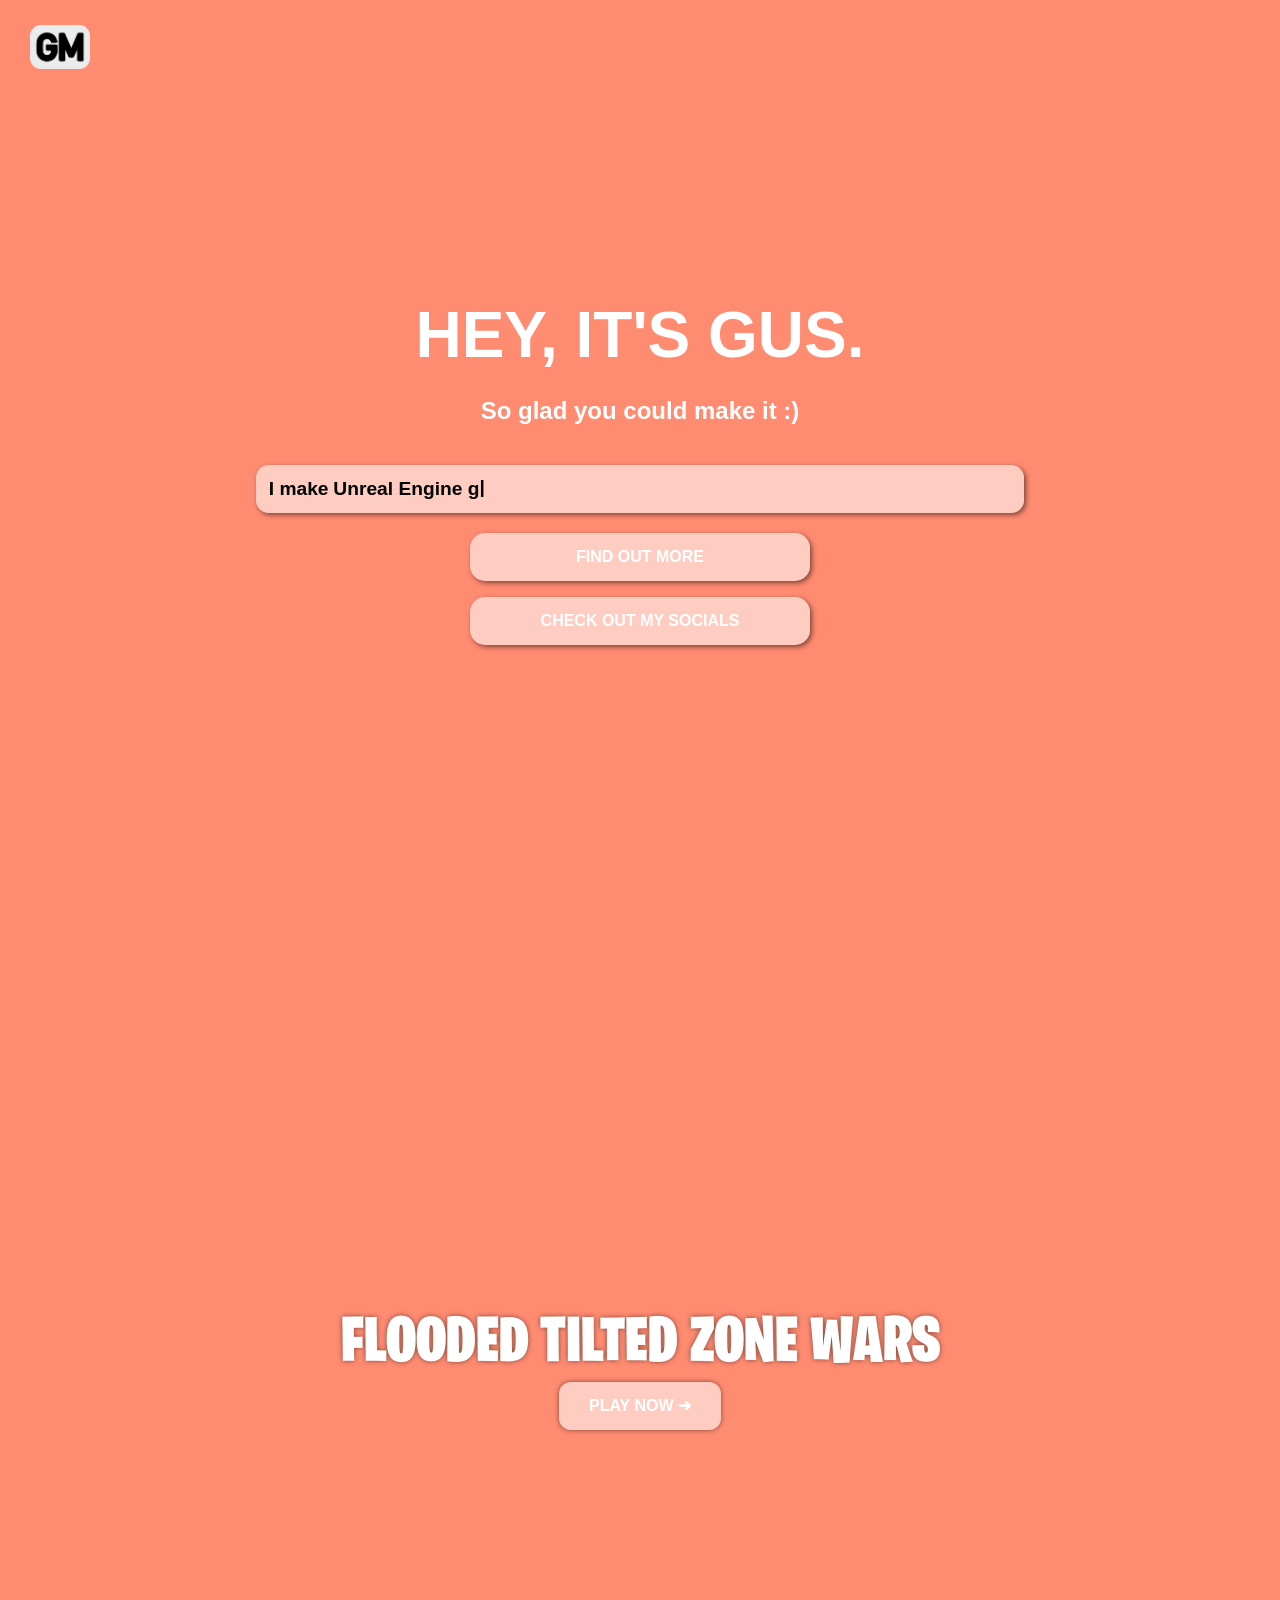
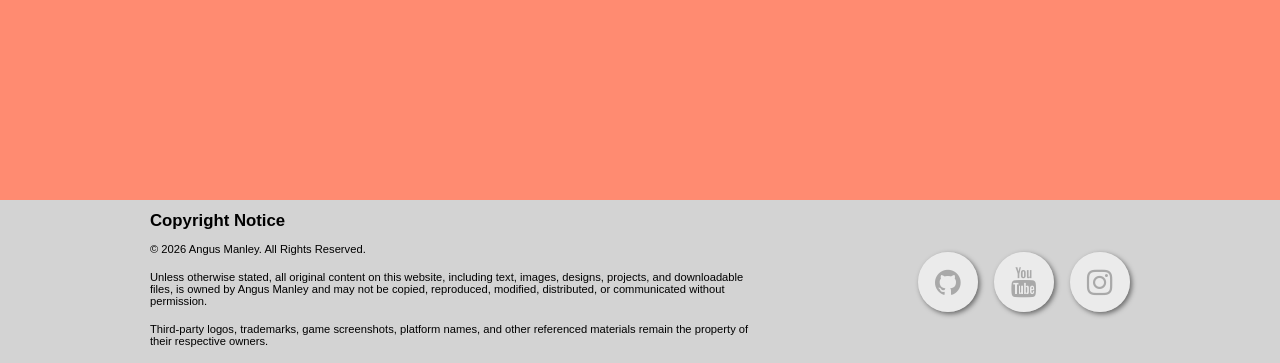
<file: index.html>
<html>
	<head>
		<title>Portfolio | Gus Manley</title>
		<link rel="icon" type="image/x-icon" href="icon.png" />
		<meta name="viewport" content="width=device-width, initial-scale=1.0" />
		<meta name="charset" content="UTF-8" />
		<meta name="author" content="Gus Manley" />
		<link rel="stylesheet" href="stylesheet.css" />
		<script src="script.js" defer></script>
	</head>
	<body>
		<div id="mySidepanel" class="sidepanel"></div>

		<div id="overlay" onclick="closeNav()"></div>
		<header>
			<span onclick="openNav()">
				<img src="icon.png" />
			</span>
		</header>

		<div class="hero welcome">
			<h1>Hey, it's Gus.</h1>
			<h2>So glad you could make it :)</h2>
			<div class="typewriter-card">
				<p>I make <span id="typewriter"></span><span class="cursor">|</span></p>
			</div>
			<div class="buttonRow">
				<button><a><span onclick="openNav()">Find out more</span></a></button>
				<button><a href="#socials">Check out my socials</a></button>
			</div>
		</div>

		<div class="hero flooded" id="flooded">
			<h1 class="fn">Flooded Tilted Zone Wars</h1>
			<button>
				<a
					href="https://www.fortnite.com/@gussyxv/8880-4243-2150"
					target="_blank"
					>Play Now &#10132;</a
				>
			</button>
		</div>
		<div class="footer">
			<div class="copyright">
				<h1>Copyright Notice</h1>
				<p>&copy; 2026 Angus Manley. All Rights Reserved.</p>
				<p>
					Unless otherwise stated, all original content on this website,
					including text, images, designs, projects, and downloadable files, is
					owned by Angus Manley and may not be copied, reproduced, modified,
					distributed, or communicated without permission.
				</p>
				<p>
					Third-party logos, trademarks, game screenshots, platform names, and
					other referenced materials remain the property of their respective
					owners.
				</p>
			</div>
			<div id="socials" class="socialmenu">
				<a
					href="https://github.com/gusmanley"
					class="fa fa-github"
					target="_blank"
				></a>
				<a
					href="https://youtube.com/@gusmanley"
					class="fa fa-youtube"
					target="_blank"
				></a>
				<a
					href="https://instagram.com/gusmanley"
					class="fa fa-instagram"
					target="_blank"
				></a>
			</div>
		</div>
	</body>
</html>
</file>
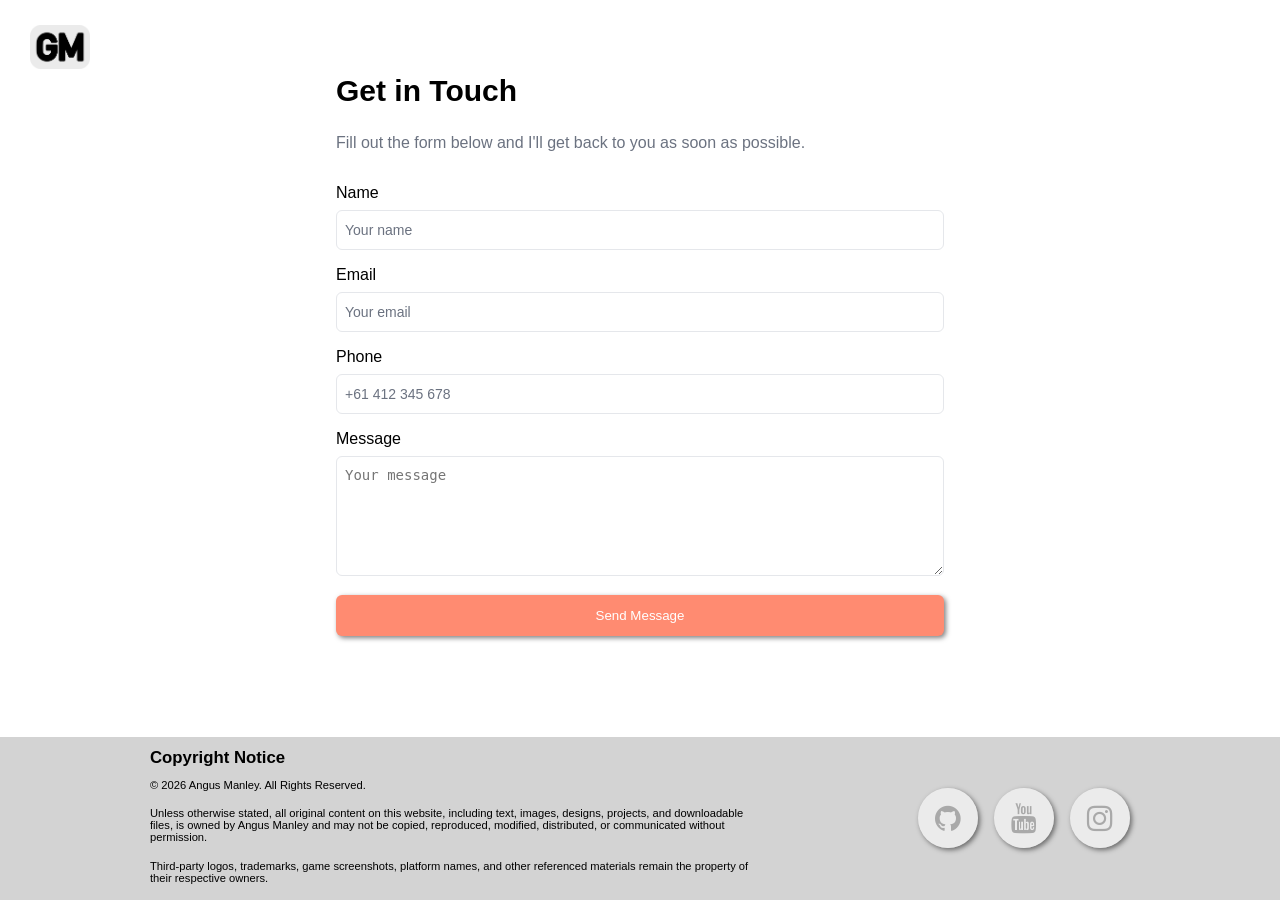
<file: contact.html>
<html>
	<head>
		<title>Portfolio | Gus Manley</title>
		<link rel="icon" type="image/x-icon" href="icon.png" />
		<meta name="viewport" content="width=device-width, initial-scale=1.0" />
		<meta name="charset" content="UTF-8" />
		<meta name="author" content="Gus Manley" />
		<link rel="stylesheet" href="stylesheet.css" />
		<link rel="stylesheet" href="contactform.css" />
		<script src="script.js"></script>
	</head>
	<body>
		<div id="mySidepanel" class="sidepanel"></div>

		<div id="overlay" onclick="closeNav()"></div>
		<header>
			<span onclick="openNav()">
				<img src="icon.png" />
			</span>
		</header>

		<section class="contact-section">
			<div class="contact-intro">
				<h2 class="contact-title">Get in Touch</h2>
				<p class="contact-description">
					Fill out the form below and I'll get back to you as soon as possible.
				</p>
			</div>

			<form
				class="contact-form"
				action="https://api.web3forms.com/submit"
				method="POST"
			>
				<input
					type="hidden"
					name="access_key"
					value="ea7ddd33-dc10-4a51-91a1-2040cf3ad6bc"
				/>
				<input
					type="hidden"
					name="subject"
					value="New Contact Form Submission from Web3Forms"
				/>
				<input type="hidden" name="from_name" value="My Website" />
				<!-- More custom ization options available in the docs: https://docs.web3forms.com -->

				<div class="form-group-container">
					<div class="form-group">
						<label for="name" class="form-label">Name</label>
						<input
							id="name"
							name="name"
							class="form-input"
							placeholder="Your name"
							type="text"
							required
						/>
					</div>
					<div class="form-group">
						<label for="email" class="form-label">Email</label>
						<input
							id="email"
							name="email"
							class="form-input"
							placeholder="Your email"
							type="email"
							required
						/>
					</div>
					<div class="form-group">
						<label for="phone" class="form-label">Phone</label>
						<input
							id="phone"
							name="phone"
							class="form-input"
							placeholder="+61 412 345 678"
							type="text"
						/>
					</div>
					<div class="form-group">
						<label for="message" class="form-label">Message</label>
						<textarea
							class="form-textarea"
							id="message"
							name="message"
							placeholder="Your message"
							required
						></textarea>
					</div>
				</div>
				<button class="form-submit" type="submit">Send Message</button>
			</form>
		</section>

		<div class="footer">
			<div class="copyright">
				<h1>Copyright Notice</h1>
				<p>&copy; 2026 Angus Manley. All Rights Reserved.</p>
				<p>
					Unless otherwise stated, all original content on this website,
					including text, images, designs, projects, and downloadable files, is
					owned by Angus Manley and may not be copied, reproduced, modified,
					distributed, or communicated without permission.
				</p>
				<p>
					Third-party logos, trademarks, game screenshots, platform names, and
					other referenced materials remain the property of their respective
					owners.
				</p>
			</div>
			<div id="socials" class="socialmenu">
				<a
					href="https://github.com/gusmanley"
					class="fa fa-github"
					target="_blank"
				></a>
				<a
					href="https://youtube.com/@gusmanley"
					class="fa fa-youtube"
					target="_blank"
				></a>
				<a
					href="https://instagram.com/gusmanley"
					class="fa fa-instagram"
					target="_blank"
				></a>
			</div>
		</div>
	</body>
</html>
</file>
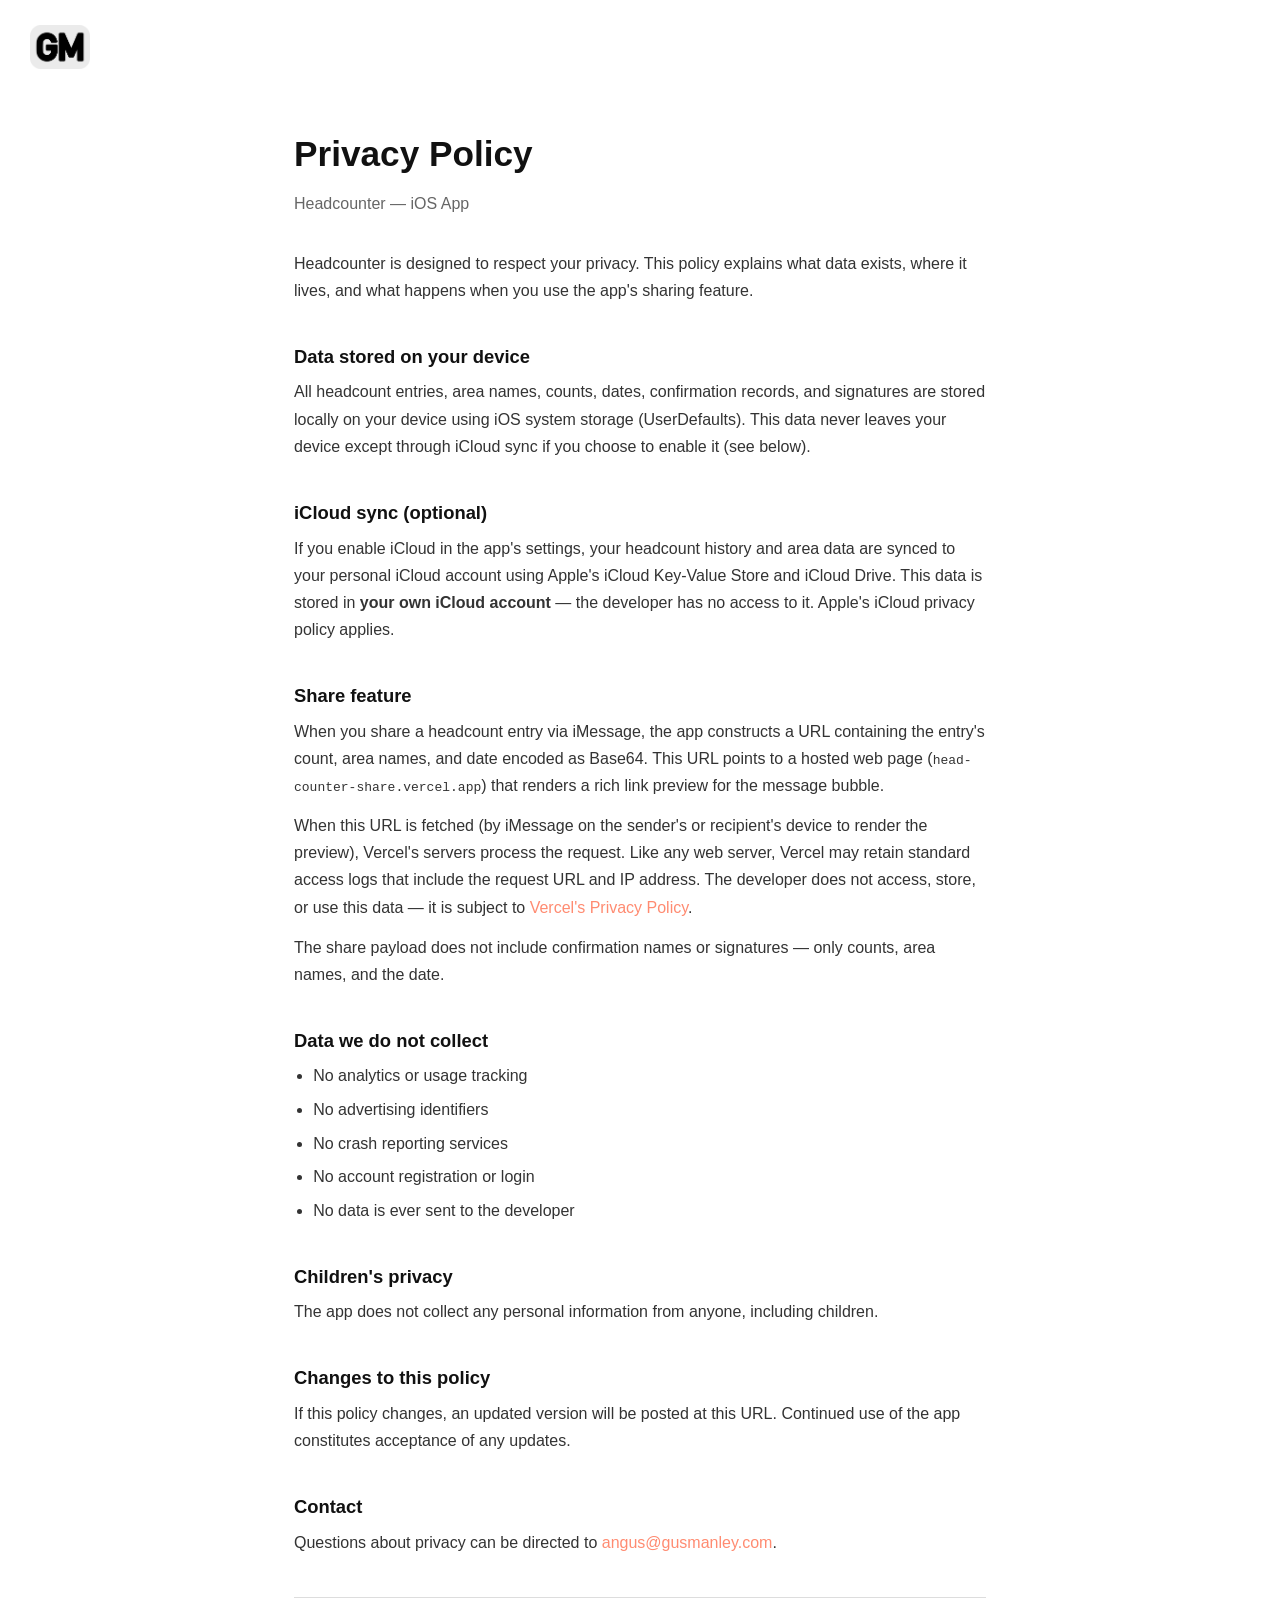
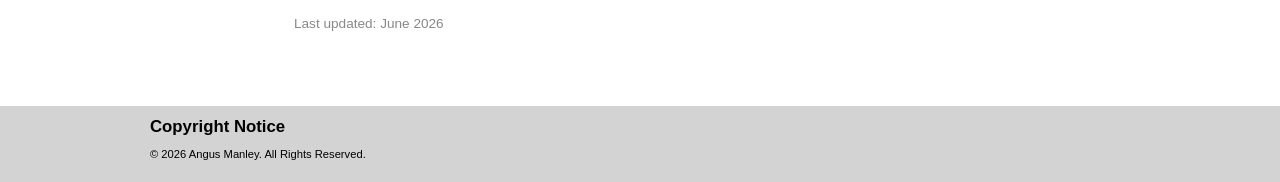
<file: headcount-privacy.html>
<!DOCTYPE html>
<html lang="en">
	<head>
		<title>Privacy Policy | Headcounter</title>
		<link rel="icon" type="image/x-icon" href="icon.png" />
		<meta name="viewport" content="width=device-width, initial-scale=1.0" />
		<meta charset="UTF-8" />
		<meta name="author" content="Gus Manley" />
		<link rel="stylesheet" href="stylesheet.css" />
		<style>
			.privacy-content {
				max-width: 740px;
				margin: 0 auto;
				padding: 100px 24px 60px;
				font-family: Arial, sans-serif;
				color: #111;
				line-height: 1.7;
			}

			.privacy-content h1 {
				font-size: 2.2em;
				margin-bottom: 0.2em;
			}

			.privacy-content .app-label {
				font-size: 1em;
				color: #666;
				margin-top: 0;
				margin-bottom: 2em;
			}

			.privacy-content h2 {
				font-size: 1.15em;
				margin-top: 2em;
				margin-bottom: 0.3em;
				color: #111;
			}

			.privacy-content p {
				margin-top: 0.4em;
				margin-bottom: 0.8em;
				color: #333;
			}

			.privacy-content ul {
				margin: 0.4em 0 0.8em 1.2em;
				padding: 0;
				color: #333;
			}

			.privacy-content ul li {
				margin-bottom: 0.4em;
			}

			.privacy-content .updated {
				font-size: 0.85em;
				color: #888;
				margin-top: 3em;
				border-top: 1px solid #ddd;
				padding-top: 1em;
			}

			.privacy-content a {
				color: var(--accent-color);
				text-decoration: none;
			}

			.privacy-content a:hover {
				text-decoration: underline;
			}
		</style>
	</head>
	<body>
		<header>
			<span>
				<a href="/"><img src="icon.png" /></a>
			</span>
		</header>

		<div class="privacy-content">
			<h1>Privacy Policy</h1>
			<p class="app-label">Headcounter — iOS App</p>

			<p>
				Headcounter is designed to respect your privacy. This policy explains
				what data exists, where it lives, and what happens when you use the app's
				sharing feature.
			</p>

			<h2>Data stored on your device</h2>
			<p>
				All headcount entries, area names, counts, dates, confirmation records,
				and signatures are stored locally on your device using iOS system storage
				(UserDefaults). This data never leaves your device except through iCloud
				sync if you choose to enable it (see below).
			</p>

			<h2>iCloud sync (optional)</h2>
			<p>
				If you enable iCloud in the app's settings, your headcount history and
				area data are synced to your personal iCloud account using Apple's
				iCloud Key-Value Store and iCloud Drive. This data is stored in
				<strong>your own iCloud account</strong> — the developer has no access
				to it. Apple's iCloud privacy policy applies.
			</p>

			<h2>Share feature</h2>
			<p>
				When you share a headcount entry via iMessage, the app constructs a URL
				containing the entry's count, area names, and date encoded as Base64.
				This URL points to a hosted web page
				(<code>head-counter-share.vercel.app</code>) that renders a rich link
				preview for the message bubble.
			</p>
			<p>
				When this URL is fetched (by iMessage on the sender's or recipient's
				device to render the preview), Vercel's servers process the request.
				Like any web server, Vercel may retain standard access logs that include
				the request URL and IP address. The developer does not access, store, or
				use this data — it is subject to
				<a href="https://vercel.com/legal/privacy-policy" target="_blank"
					>Vercel's Privacy Policy</a
				>.
			</p>
			<p>
				The share payload does not include confirmation names or signatures —
				only counts, area names, and the date.
			</p>

			<h2>Data we do not collect</h2>
			<ul>
				<li>No analytics or usage tracking</li>
				<li>No advertising identifiers</li>
				<li>No crash reporting services</li>
				<li>No account registration or login</li>
				<li>No data is ever sent to the developer</li>
			</ul>

			<h2>Children's privacy</h2>
			<p>
				The app does not collect any personal information from anyone, including
				children.
			</p>

			<h2>Changes to this policy</h2>
			<p>
				If this policy changes, an updated version will be posted at this URL.
				Continued use of the app constitutes acceptance of any updates.
			</p>

			<h2>Contact</h2>
			<p>
				Questions about privacy can be directed to
				<a href="mailto:angus@gusmanley.com">angus@gusmanley.com</a>.
			</p>

			<p class="updated">Last updated: June 2026</p>
		</div>

		<div class="footer">
			<div class="copyright">
				<h1>Copyright Notice</h1>
				<p>&copy; 2026 Angus Manley. All Rights Reserved.</p>
			</div>
		</div>
	</body>
</html>
</file>
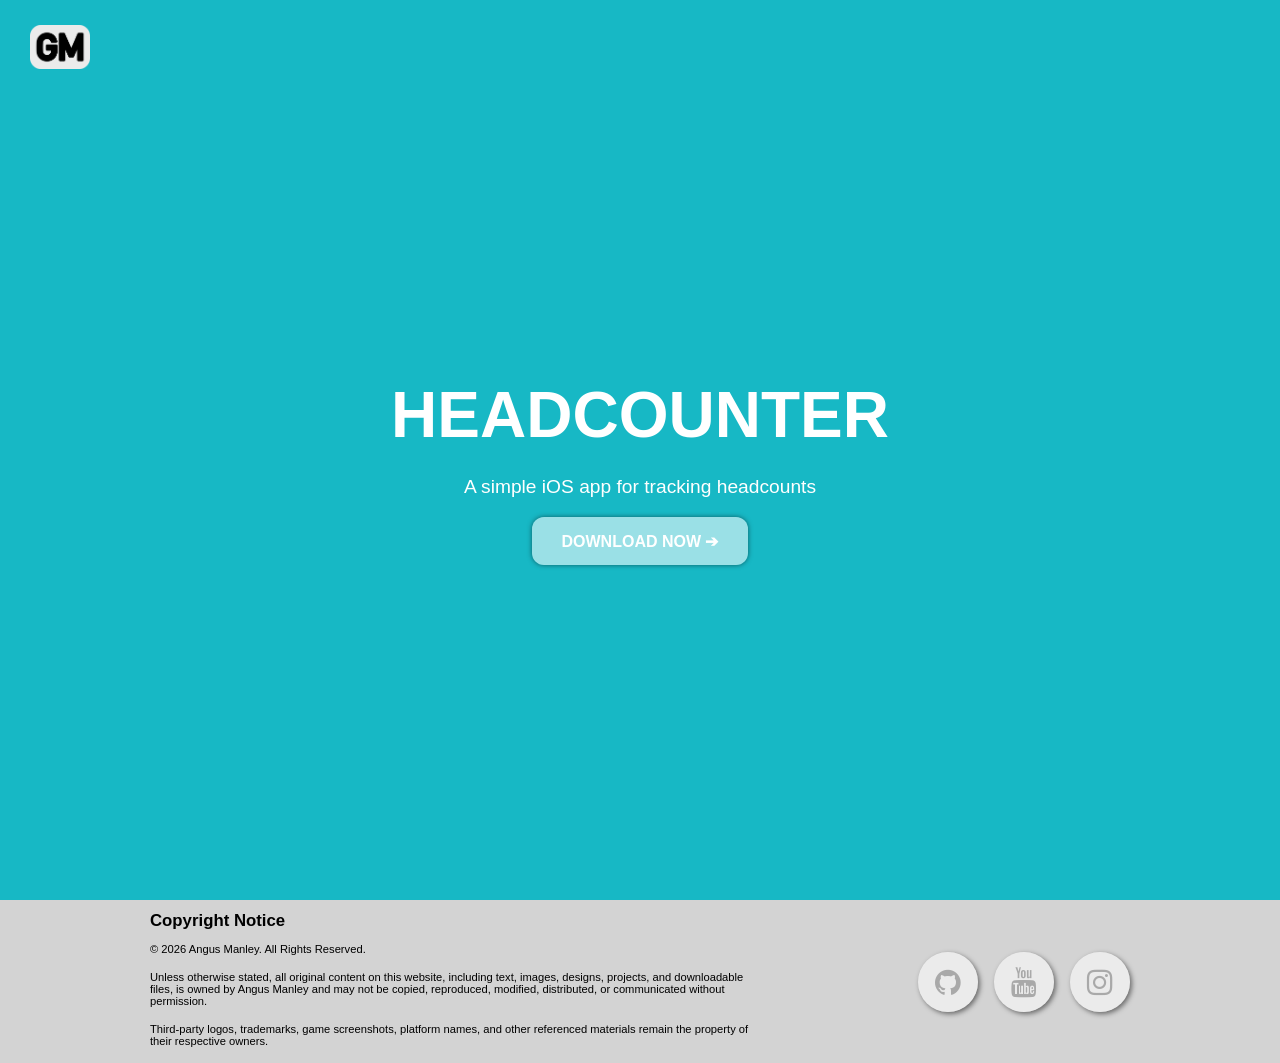
<file: headcount.html>
<html>
	<head>
		<title>Headcount | Gus Manley</title>
		<link rel="icon" type="image/x-icon" href="icon.png" />
		<meta name="viewport" content="width=device-width, initial-scale=1.0" />
		<meta name="charset" content="UTF-8" />
		<meta name="author" content="Gus Manley" />
		<link rel="stylesheet" href="stylesheet.css" />
		<script src="script.js" defer></script>
	</head>
	<body class="headcountpage-privacy">
		<div id="mySidepanel" class="sidepanel"></div>

		<div id="overlay" onclick="closeNav()"></div>
		<header>
			<span onclick="openNav()">
				<img src="icon.png" />
			</span>
		</header>

		<div class="hero">
			<h1>Headcounter</h1>
			<p>A simple iOS app for tracking headcounts</p>
			<button>
				<a
					href="https://apps.apple.com/au/app/headcounter/id6776252152"
					target="_blank"
					>Download Now &#10132;</a
				>
			</button>
		</div>
		<div class="footer">
			<div class="copyright">
				<h1>Copyright Notice</h1>
				<p>&copy; 2026 Angus Manley. All Rights Reserved.</p>
				<p>
					Unless otherwise stated, all original content on this website,
					including text, images, designs, projects, and downloadable files, is
					owned by Angus Manley and may not be copied, reproduced, modified,
					distributed, or communicated without permission.
				</p>
				<p>
					Third-party logos, trademarks, game screenshots, platform names, and
					other referenced materials remain the property of their respective
					owners.
				</p>
			</div>
			<div id="socials" class="socialmenu">
				<a
					href="https://github.com/gusmanley"
					class="fa fa-github"
					target="_blank"
				></a>
				<a
					href="https://youtube.com/@gusmanley"
					class="fa fa-youtube"
					target="_blank"
				></a>
				<a
					href="https://instagram.com/gusmanley"
					class="fa fa-instagram"
					target="_blank"
				></a>
			</div>
		</div>
	</body>
</html>
</file>
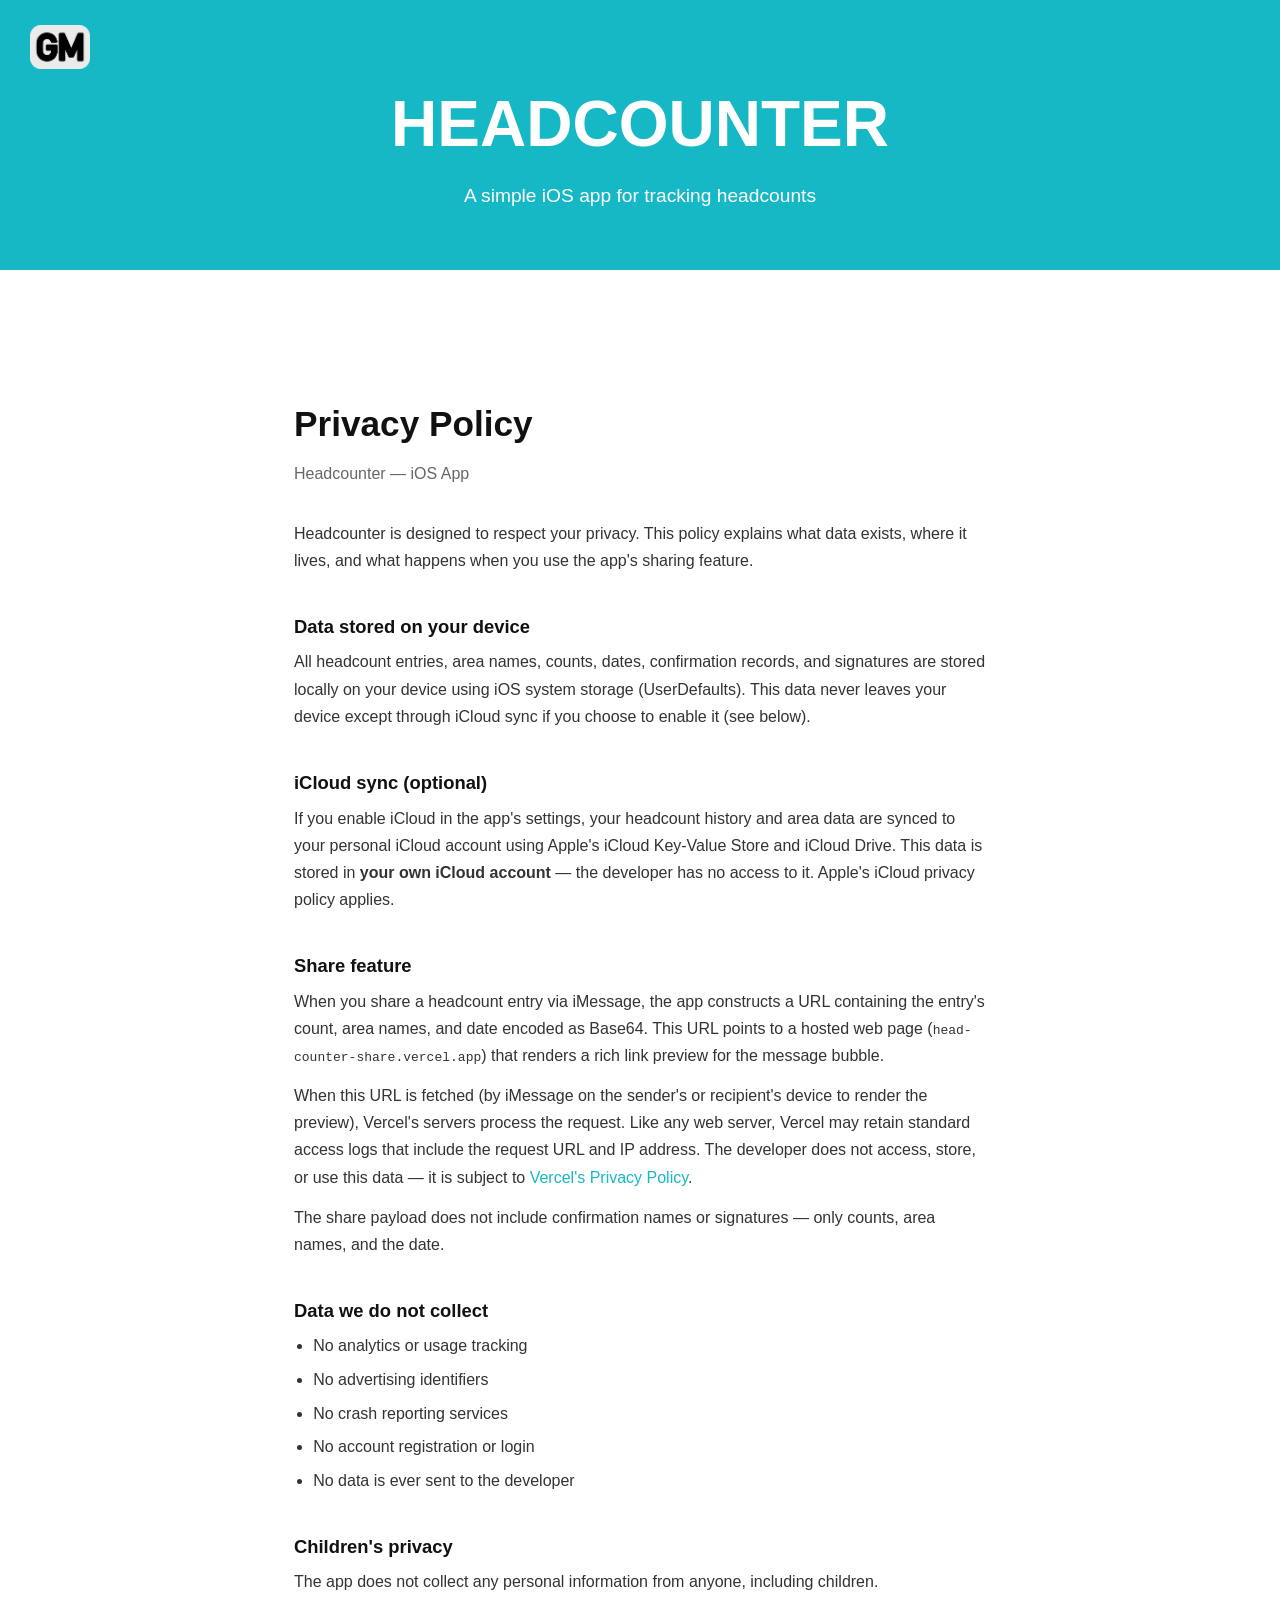
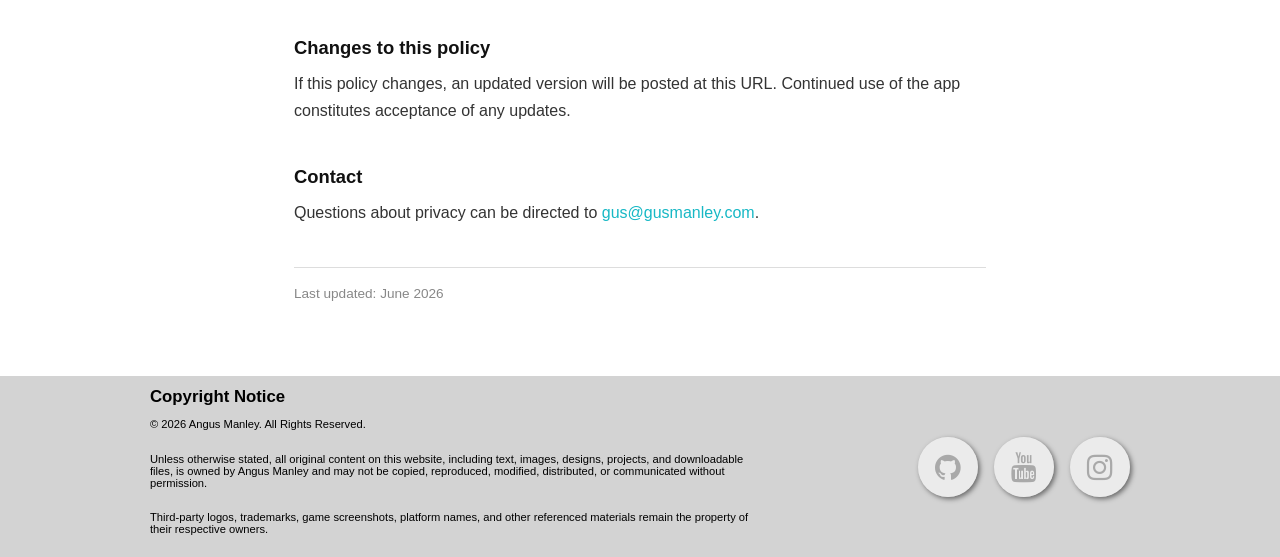
<file: headcounter-privacy.html>
<!doctype html>
<html lang="en">
	<head>
		<title>Privacy Policy | Headcounter</title>
		<link rel="icon" type="image/x-icon" href="icon.png" />
		<meta name="viewport" content="width=device-width, initial-scale=1.0" />
		<meta charset="UTF-8" />
		<meta name="author" content="Gus Manley" />
		<link rel="stylesheet" href="stylesheet.css" />
		<script src="script.js" defer></script>
	</head>
	<body class="headcountpage">
		<div id="mySidepanel" class="sidepanel"></div>
		<div id="overlay" onclick="closeNav()"></div>
		<header>
			<span onclick="openNav()">
				<img src="icon.png" />
			</span>
		</header>

		<div class="hero">
			<h1>Headcounter</h1>
			<p>A simple iOS app for tracking headcounts</p>
		</div>

		<div class="privacy-content">
			<h1>Privacy Policy</h1>
			<p class="app-label">Headcounter — iOS App</p>

			<p>
				Headcounter is designed to respect your privacy. This policy explains
				what data exists, where it lives, and what happens when you use the
				app's sharing feature.
			</p>

			<h2>Data stored on your device</h2>
			<p>
				All headcount entries, area names, counts, dates, confirmation records,
				and signatures are stored locally on your device using iOS system
				storage (UserDefaults). This data never leaves your device except
				through iCloud sync if you choose to enable it (see below).
			</p>

			<h2>iCloud sync (optional)</h2>
			<p>
				If you enable iCloud in the app's settings, your headcount history and
				area data are synced to your personal iCloud account using Apple's
				iCloud Key-Value Store and iCloud Drive. This data is stored in
				<strong>your own iCloud account</strong> — the developer has no access
				to it. Apple's iCloud privacy policy applies.
			</p>

			<h2>Share feature</h2>
			<p>
				When you share a headcount entry via iMessage, the app constructs a URL
				containing the entry's count, area names, and date encoded as Base64.
				This URL points to a hosted web page
				(<code>head-counter-share.vercel.app</code>) that renders a rich link
				preview for the message bubble.
			</p>
			<p>
				When this URL is fetched (by iMessage on the sender's or recipient's
				device to render the preview), Vercel's servers process the request.
				Like any web server, Vercel may retain standard access logs that include
				the request URL and IP address. The developer does not access, store, or
				use this data — it is subject to
				<a href="https://vercel.com/legal/privacy-policy" target="_blank"
					>Vercel's Privacy Policy</a
				>.
			</p>
			<p>
				The share payload does not include confirmation names or signatures —
				only counts, area names, and the date.
			</p>

			<h2>Data we do not collect</h2>
			<ul>
				<li>No analytics or usage tracking</li>
				<li>No advertising identifiers</li>
				<li>No crash reporting services</li>
				<li>No account registration or login</li>
				<li>No data is ever sent to the developer</li>
			</ul>

			<h2>Children's privacy</h2>
			<p>
				The app does not collect any personal information from anyone, including
				children.
			</p>

			<h2>Changes to this policy</h2>
			<p>
				If this policy changes, an updated version will be posted at this URL.
				Continued use of the app constitutes acceptance of any updates.
			</p>

			<h2>Contact</h2>
			<p>
				Questions about privacy can be directed to
				<a href="mailto:us@gusmanley.com">gus@gusmanley.com</a>.
			</p>

			<p class="updated">Last updated: June 2026</p>
		</div>

		<div class="footer">
			<div class="copyright">
				<h1>Copyright Notice</h1>
				<p>&copy; 2026 Angus Manley. All Rights Reserved.</p>
				<p>
					Unless otherwise stated, all original content on this website,
					including text, images, designs, projects, and downloadable files, is
					owned by Angus Manley and may not be copied, reproduced, modified,
					distributed, or communicated without permission.
				</p>
				<p>
					Third-party logos, trademarks, game screenshots, platform names, and
					other referenced materials remain the property of their respective
					owners.
				</p>
			</div>
			<div id="socials" class="socialmenu">
				<a
					href="https://github.com/gusmanley"
					class="fa fa-github"
					target="_blank"
				></a>
				<a
					href="https://youtube.com/@gusmanley"
					class="fa fa-youtube"
					target="_blank"
				></a>
				<a
					href="https://instagram.com/gusmanley"
					class="fa fa-instagram"
					target="_blank"
				></a>
			</div>
		</div>
	</body>
</html>
</file>
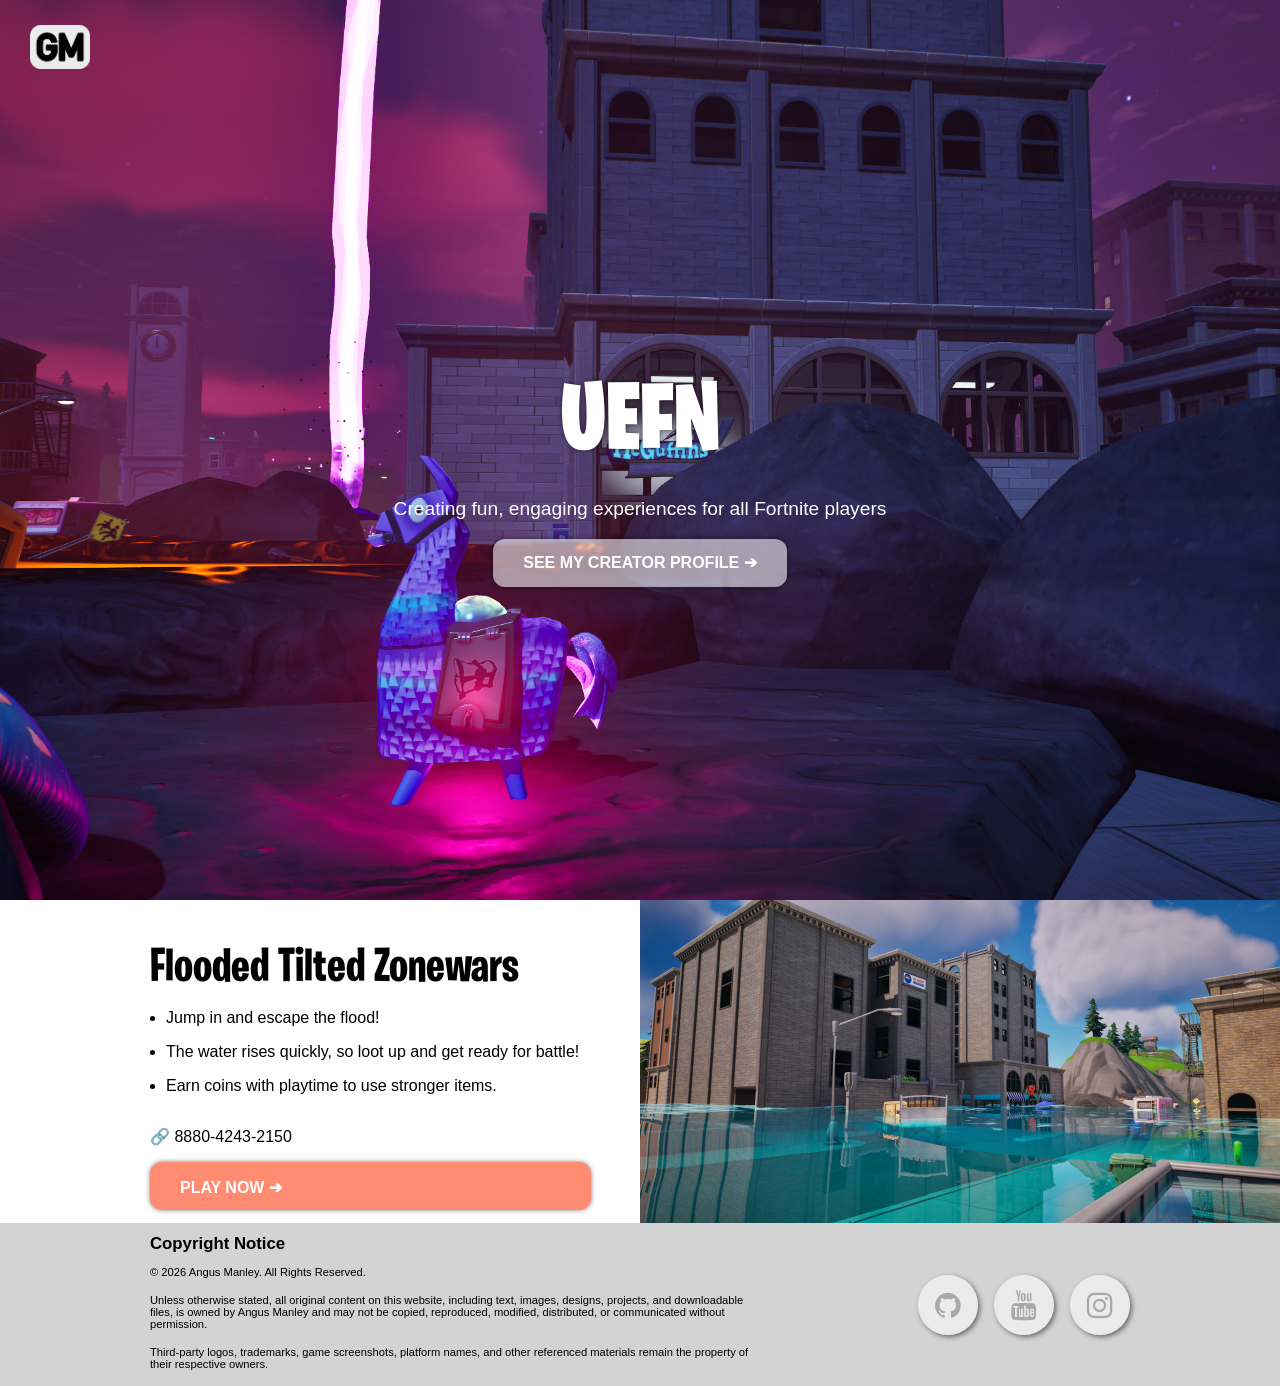
<file: uefn.html>
<html>
	<head>
		<title>Portfolio | Gus Manley</title>
		<link rel="icon" type="image/x-icon" href="icon.png" />
		<meta name="viewport" content="width=device-width, initial-scale=1.0" />
		<meta name="charset" content="UTF-8" />
		<meta name="author" content="Gus Manley" />
		<link rel="stylesheet" href="stylesheet.css" />
		<script src="script.js"></script>
	</head>
	<body class="uefnpage">
		<div id="mySidepanel" class="sidepanel">
			<a href="javascript:void(0)" class="closebtn" onclick="closeNav()"
				>&times;</a
			>
			<a href="index.html">Home</a>
			<a style="margin-top: 20px">UEFN</a>
			<a class="coming-soon">Unreal Engine</a>
			<a class="coming-soon">Unity</a>
			<a href="gameassets.html" style="margin-top: 20px">Asset Design</a>
			<a href="contact.html" style="margin-top: 20px">Contact</a>
		</div>

		<div id="overlay" onclick="closeNav()"></div>
		<header>
			<span onclick="openNav()">
				<img src="icon.png" />
			</span>
		</header>

		<div class="hero">
			<h1>UEFN</h1>
			<p>Creating fun, engaging experiences for all Fortnite players</p>
			<button>
				<a href="https://www.fortnite.com/@gussyxv" target="_blank"
					>See my creator profile &#10132;</a
				>
			</button>
		</div>
		<div class="container">
			<div class="container-text">
				<h1 class="fn">Flooded Tilted Zonewars</h1>
				<ul>
					<li>Jump in and escape the flood!</li>
					<li>The water rises quickly, so loot up and get ready for battle!</li>
					<li>Earn coins with playtime to use stronger items.</li>
				</ul>
				<p>&#128279; 8880-4243-2150</p>
				<button>
					<a
						href="https://www.fortnite.com/@gussyxv/8880-4243-2150"
						target="_blank"
						>Play Now &#10132;</a
					>
				</button>
			</div>
			<img src="Assets/Images/FloodedZoneWars_1.png" />
		</div>
		<div class="footer">
			<div class="copyright">
				<h1>Copyright Notice</h1>
				<p>&copy; 2026 Angus Manley. All Rights Reserved.</p>
				<p>
					Unless otherwise stated, all original content on this website,
					including text, images, designs, projects, and downloadable files, is
					owned by Angus Manley and may not be copied, reproduced, modified,
					distributed, or communicated without permission.
				</p>
				<p>
					Third-party logos, trademarks, game screenshots, platform names, and
					other referenced materials remain the property of their respective
					owners.
				</p>
			</div>
			<div id="socials" class="socialmenu">
				<a
					href="https://github.com/gusmanley"
					class="fa fa-github"
					target="_blank"
				></a>
				<a
					href="https://youtube.com/@gusmanley"
					class="fa fa-youtube"
					target="_blank"
				></a>
				<a
					href="https://instagram.com/gusmanley"
					class="fa fa-instagram"
					target="_blank"
				></a>
			</div>
		</div>
	</body>
</html>
</file>
<file: contactform.css>
:root {
	--white-background: #ffffff90;
	--black-color: #000000;
	--accent-color: #ff8b71;
}

.contact-section {
	width: 100%;
	max-width: 40rem;
	margin-left: auto;
	margin-right: auto;
	padding: 3rem 1rem;
}

.contact-intro > * + * {
	margin-top: 1rem;
}

.contact-title {
	font-size: 1.875rem;
	line-height: 2.25rem;
	font-weight: 700;
}

.contact-description {
	color: rgb(107 114 128);
}

.form-group-container {
	display: grid;
	gap: 1rem;
	margin-top: 2rem;
}

.form-group {
	display: flex;
	flex-direction: column;
}

.form-label {
	margin-bottom: 0.5rem;
}

.form-input,
.form-textarea {
	padding: 0.5rem;
	border: 1px solid #e5e7eb;
	display: flex;
	height: 2.5rem;
	width: 100%;
	border-radius: 0.375rem;
	font-size: 0.875rem;
	line-height: 1.25rem;
}

.form-input::placeholder,
.form-textarea:focus-visible {
	color: #6b7280;
}

.form-input:focus-visible,
.form-textarea:focus-visible {
	outline: 2px solid var(--accent-color);
	outline-offset: 2px;
}

.form-textarea {
	min-height: 120px;
}

.form-submit {
	width: 100%;
	margin-top: 1.2rem;
	background-color: var(--accent-color);
	color: #fff;
	padding: 13px 5px;
	border-radius: 0.375rem;
	box-shadow: 2px 2px 5px rgba(0, 0, 0, 0.5);
	border: 0;
	cursor: pointer;
}
</file>
<file: stylesheet.css>
@import url("https://cdnjs.cloudflare.com/ajax/libs/font-awesome/4.7.0/css/font-awesome.min.css");

@font-face {
	font-family: "Burbank Big Condensed Black";
	src: url(Assets/Fonts/burbankbigcondensed_black.otf) format("opentype");
}

@font-face {
	font-family: "Burbank Big Condensed Bold";
	src: url(Assets/Fonts/burbankbigcondensed_bold.otf) format("opentype");
}

:root {
	--white-background: #ffffff90;
	--black-color: #000000;
	--accent-color: #ff8b71;
	--text-padding: max(5svw, calc((100svw - 980px) / 2));
}

* {
	box-sizing: border-box;
}

html {
	scroll-behavior: smooth;
}

body {
	min-height: 100%;
	margin: 0;
}

body {
	min-height: 100svh;
	display: flex;
	flex-direction: column;
}

.flooded {
	--hero-image: url(Assets/Images/FloodedZoneWars_1.png);
}

.welcome {
	--hero-image: none;
}

.uefnpage {
	--hero-image: url(Assets/Images/UEFN_1.png);
}

.headcountpage {
	--accent-color: #17b8c5;
}

.headcountpage-privacy {
	--accent-color: #17b8c5;
}

body {
	font-family: Arial, sans-serif;
	margin: 0;
	padding: 0;
	/* background-image: url(https://upload.wikimedia.org/wikipedia/commons/3/39/Typical_Street_In_The_Royal_Borough_Of_Kensington_And_Chelsea_In_London.jpg);*/
}

header {
	/* background-color: var(--white-background);
    -webkit-backdrop-filter: blur(20px);
    backdrop-filter: blur(20px); */

	color: var(--black-color);
	margin: 15px;
	padding: 10px 15px;

	text-align: center;

	position: fixed;
	top: 0;
	left: 0;

	height: 5svh;
	z-index: 50;
}

header img {
	width: clamp(40px, 8vw, 60px);
	cursor: pointer;
}

header div {
	display: flex;
	align-items: center;
	justify-content: left;
	gap: 10px;
	padding-left: 0.3%;
	padding-right: 1.5%;
}

header div .logo {
	justify-content: left;
	gap: 10px;
}

/* Style the topnav */
ul.topnav {
	display: flex;
	list-style-type: none;
	margin: 0;
	padding: 0;
	padding-right: 1.5%;
	/* background-color: #333333; */
	justify-content: center;
	gap: 5px;
	align-items: right;
}

/* Style links in topnav */
ul.topnav li a {
	display: flex;
	align-items: center;
	justify-content: center;
	/* background-color: rgb(255, 255, 255, 0.15); */
	color: #000000;
	width: 150px;
	height: 45px;
	/* padding: 14px 16px; */
	text-decoration: none;
	border-radius: 15px;
	text-align: center;
	box-shadow: 0px 0px 5px rgba(0, 0, 0, 0.1) inset;
}

/* Change color on hover */
ul.topnav li a:hover {
	background-color: var(--accent-color);
	color: var(--black-color);
}

.hero {
	position: static;
	display: flex;
	flex-direction: column;
	align-items: center;
	justify-content: center;
	box-sizing: border-box;
	margin: 0;
	padding: 0;
	/* padding-top: 90px; */

	min-height: 100svh;
	height: auto;

	background-attachment: fixed;
	background-color: var(--accent-color);
	background-image: var(--hero-image);
	background-size: cover;
	background-position: center;
	background-repeat: no-repeat;
	color: white;
	text-align: center;
}

.hero h1 {
	padding: 0 20px;
	margin-bottom: 5px;
	text-transform: uppercase;
	font-size: 4em;
	color: white;

	/* text-shadow: 0px 0px 5px rgba(0, 0, 0, 0.5); */
}

.hero.flooded h1 {
	font-family: "Burbank Big Condensed Black", Arial, Helvetica, sans-serif;

	padding: 0 20px;
	margin-bottom: 5px;
	text-transform: uppercase;
	font-size: 4em;
	color: white;

	text-shadow: 0px 0px 5px rgba(0, 0, 0, 0.5);
	z-index: 1;
}

.headcountpage .hero {
	min-height: 30svh;
}

.uefnpage .hero h1 {
	font-family: "Burbank Big Condensed Black", Arial, Helvetica, sans-serif;
	text-shadow: 0px 0px 5px rgba(0, 0, 0, 0.5);
	font-size: 6em;
	z-index: 1;
}

.hero p {
	font-size: 1.2em;
}

.hero button {
	width: fit-content;
	height: 3em;
	padding: 10px 30px;
	background-color: var(--white-background);
	-webkit-backdrop-filter: blur(0.1em);
	backdrop-filter: blur(0.1em);
	border: none;
	border-radius: 0.75em;
	cursor: pointer;
	box-shadow: 0px 0px 5px rgba(0, 0, 0, 0.5);

	font-family: Arial, Helvetica, sans-serif;
	font-weight: bold;
	font-size: 1em;
	color: white;
	text-transform: uppercase;
	transition: 0.2s ease;
}

.hero button:hover {
	transform: scale(1.2);
	box-shadow: 0px 0px 10px rgba(0, 0, 0, 1);
	background-color: var(--accent-color);
}

.hero button a {
	color: white;
	text-decoration: none;
}

.buttonRow {
	display: flex;
	flex-direction: column;
	gap: 1em;
	align-items: center;
}

.buttonRow button {
	width: 340px;
	height: 3em;
	padding: 10px 30px;
	background-color: var(--white-background);
	-webkit-backdrop-filter: blur(0.1em);
	backdrop-filter: blur(0.1em);
	border: none;
	border-radius: 15px;
	cursor: pointer;
	box-shadow: 2px 2px 5px rgba(0, 0, 0, 0.5);

	font-family: Arial, Helvetica, sans-serif;
	font-weight: bold;
	font-size: 1rem;
	color: white;
	text-transform: uppercase;
	transition: 0.2s ease;
	z-index: 0;
}

.buttonRow button:hover {
	transform: none;
	z-index: 1;
	width: 350px;
	background-color: var(--white-background);
	box-shadow: 2px 2px 5px rgba(0, 0, 0, 0.5);
}

.container-grid {
	display: grid;
	grid-template-columns: repeat(3, minmax(0, 1fr));
	gap: 20px;
	box-sizing: border-box;
	width: 100%;
	margin: 0;
	padding: 20px 180px;
	background-color: var(--white-background);
}

.container {
	display: flex;
	flex-direction: row;
	box-sizing: border-box;
	justify-content: space-between;
	margin: 0px;
	padding: 0 var(--text-padding);
	background-color: var(--white-background);
	/* box-shadow: 0 0 5px rgba(0, 0, 0, 0.5); */
}

.container ul {
	padding-left: 1em;
}

.container li {
	padding-bottom: 1em;
}

.container.alt {
	background-color: var(--accent-color);
	color: #eeeeee;
}

.container-text {
	flex: 1;
	justify-content: baseline;
	align-content: center;
	/* padding-left: var(--text-padding); */
}

.container h1 {
	margin-bottom: 0;
}

.container p {
	margin-top: 0.5em;
}

.container img {
	float: right;
	width: 50svw;
	margin-right: calc(var(--text-padding) * -1);
	height: auto;
	display: block;
	object-fit: cover;
	object-position: center;
}

.container button {
	flex: 1;
	width: 90%;
	height: 3em;
	padding: 1em 30px;
	background-color: var(--accent-color);
	-webkit-backdrop-filter: blur(0.1em);
	backdrop-filter: blur(0.1em);
	border: none;
	border-radius: 0.75em;
	cursor: pointer;
	box-shadow: 0px 0px 5px rgba(0, 0, 0, 0.5);

	font-family: Arial, Helvetica, sans-serif;
	font-weight: bold;
	font-size: 1em;
	color: white;
	text-transform: uppercase;
	transition: 0.2s ease;
	text-align: start;
}

.container button:hover {
	transform: scale(1.05);
	box-shadow: 0px 0px 5px rgba(0, 0, 0, 0.5);
	background-color: var(--white-background);
	color: black;
}

.container button a {
	color: white;
	text-decoration: none;
}

.container button:hover a {
	color: black;
}

.section-container {
	display: flex;
	gap: 50px;
	padding: 0 var(--text-padding);
	justify-content: left;
}

.section-container .cards {
	display: flex;
	flex-direction: row;
	gap: 50px;
	margin: 50px;
	margin-left: auto;
	margin-right: 0;
}

.footer {
	margin-top: auto;
	display: flex;
	flex-direction: row;
	background-color: lightgray;
}

.footer .copyright {
	display: flex;
	flex-direction: column;
	margin: 1em var(--text-padding);
	font-size: 0.7em;
	justify-self: left;
	gap: 0.01rem;
	width: 70%;
}

.copyright h1 {
	font-size: 1.5em;
	margin: 0;
}

.copyright p {
	margin-bottom: 5;
	text-align: left;
}

.socialmenu {
	background-color: lightgray;
	display: flex;
	flex-direction: row;
	align-items: center;
	justify-content: flex-end;
	gap: 1em;
	margin-right: var(--text-padding);
	margin-left: auto;
}

.fa {
	padding: 5px;
	font-size: 30px;
	color: darkgray;

	text-align: center;
	text-anchor: middle;
	text-decoration: none;
	align-content: center;
	width: 2em;
	height: 2em;

	border-radius: 2.5em;
	background-color: var(--white-background);
	box-shadow: 2px 2px 5px rgba(0, 0, 0, 0.5);
	transition: 0.1s;
}

.fa:hover {
	color: white;
	background-color: var(--accent-color);
}

.content {
	margin: 20px;
	text-align: center;
}

.content .testAnim:hover {
	display: inline-block;

	font-size: 1em;

	line-height: 1em;

	height: 1em;
	width: 7%;
	text-anchor: middle;
	text-align: center;

	vertical-align: baseline;

	color: #000000;

	animation: testAnim 1s infinite;

	text-transform: uppercase;
}

@keyframes testAnim {
	/* 0% {color: black;}
    20% {color: red;}
    50% {color: blue;}
    80% {color: green;}
    100% {color: black;} */

	0% {
		font-family: Arial, Helvetica, sans-serif;
	}
	20% {
		font-family: "Courier New", Courier, monospace;
	}
	40% {
		font-family:
			"Lucida Sans", "Lucida Sans Regular", "Lucida Grande",
			"Lucida Sans Unicode", Geneva, Verdana, sans-serif;
	}
	60% {
		font-family: Impact, Haettenschweiler, "Arial Narrow Bold", sans-serif;
	}
	80% {
		font-family: "Times New Roman", Times, serif;
	}
}
.typewriter-card {
	width: 60vw;
	max-width: 900px;
	min-width: 280px;

	margin: 20px auto;
	padding: 1vw;

	background-color: var(--white-background);
	-webkit-backdrop-filter: blur(20px);
	backdrop-filter: blur(20px);

	border-radius: 1vw;
	box-shadow: 2px 2px 5px rgba(0, 0, 0, 0.5);

	text-align: left;
}

.typewriter-card p {
	margin: 0;
	font-weight: bold;
	color: black;
	/* text-shadow: 0px 0px 10px rgba(0, 0, 0, 0.5); */
	gap: 0.25em;

	display: flex;
	align-items: center;
	justify-content: left;

	white-space: nowrap;
}

#typewriter {
	display: inline-block;
	text-align: left;
}

.cursor {
	display: inline-block;
	line-height: 1;
	margin: -0.25em;
	transform: translateY(-0.08em);
	animation: blink 0.7s infinite;
}

@keyframes blink {
	0%,
	50% {
		opacity: 1;
	}

	51%,
	100% {
		opacity: 0;
	}
}

/*
Leave below at bottom of page
Sidebar, Overlay, etc etc

*/

/* The sidepanel menu */
.sidepanel {
	height: 100svh; /* Specify a height */
	width: 0; /* 0 width - change this with JavaScript */
	position: fixed; /* Stay in place */
	z-index: 999; /* Stay on top */
	top: 0;
	left: 0;

	background-color: var(--white-background); /* Black*/
	background-color: var(--white-background);
	-webkit-backdrop-filter: blur(10px);
	backdrop-filter: blur(10px);

	overflow-x: hidden; /* Disable horizontal scroll */
	padding-top: 60px; /* Place content 60px from the top */
	transition: 0.3s ease; /* 0.5 second transition effect to slide in the sidepanel */
}

/* The sidepanel links */
.sidepanel a {
	font-family: Arial, Helvetica, sans-serif;
	padding: 8px 8px 8px 32px;
	text-decoration: none;
	font-size: 1.5em;
	font-weight: 600;
	color: black;
	display: block;
	text-wrap-mode: nowrap;

	width: 100%;
	transition: 0.5s;

	background-color: var(--white-background);
	background: transparent;

	text-transform: uppercase;
}

/* When you mouse over the navigation links, change their color */
.sidepanel a:hover {
	color: rgb(255, 255, 255);
	background-color: var(--accent-color);
	transition: 0.1s;
	cursor: pointer;
}

.sidepanel a.coming-soon {
	cursor: not-allowed;
}

.sidepanel a.coming-soon::before {
	content: attr(data-text);
}

.sidepanel a.coming-soon:hover::before {
	content: attr(data-hover);
}

.sidepanel .closebtn {
	position: absolute;
	top: 10px;
	right: 20px;

	width: auto;
	height: auto;
	padding: 0;

	font-size: 36px;
	line-height: 1em;

	background: transparent;
	box-shadow: none;
	border: none;

	text-decoration: none;
	color: black;
	transition: 0.3s;
}

.sidepanel .closebtn:hover {
	width: auto;
	height: auto;
	background: transparent;
	color: red;
	transition: 0.3s;
}

.sidepanel a.sub-link {
	font-family: Arial, Helvetica, sans-serif;
	font-size: 1.25em;
	padding-left: 50px;
	font-weight: 600;
	color: #666666;
}

#overlay {
	display: none;
	position: fixed;
	inset: 0;
	background: transparent;
	z-index: 998;
}

.popup {
	display: none;
	position: fixed;
	top: 50%;
	left: 50%;
	transform: translate(-50%, -50%);

	background-color: var(--white-background);
	backdrop-filter: blur(20px);
	-webkit-backdrop-filter: blur(20px);

	padding: 25px;
	border-radius: 20px;
	box-shadow: 0px 0px 10px rgba(0, 0, 0, 0.5);

	z-index: 2000;
	text-align: center;
}

.popup button {
	padding: 10px 20px;
	border: none;
	border-radius: 12px;
	background-color: var(--accent-color);
	cursor: pointer;
	font-weight: bold;
}

.model-window {
	display: flex;
	flex: 1;
	box-sizing: border-box;
	width: 100%;
	min-height: 25svh;

	justify-content: flex-end;
}

.container-grid .model-window {
	width: 100%;
	justify-content: center;
}

.container-grid model-viewer {
	flex: 1;
	width: 100%;
}

model-viewer {
	box-sizing: border-box;
	/* box-shadow: 0 0 10px rgba(0, 0, 0, 0.5) inset; */
	width: 100%;
	height: 50svh;
	background-color: #eeeeee;
	margin: 0;
}

model-viewer.banner {
	background-color: transparent;
}

.privacy-content {
	max-width: 740px;
	margin: 0 auto;
	padding: 100px 24px 60px;
	font-family: Arial, sans-serif;
	color: #111;
	line-height: 1.7;
}

.privacy-content h1 {
	font-size: 2.2em;
	margin-bottom: 0.2em;
}

.privacy-content .app-label {
	font-size: 1em;
	color: #666;
	margin-top: 0;
	margin-bottom: 2em;
}

.privacy-content h2 {
	font-size: 1.15em;
	margin-top: 2em;
	margin-bottom: 0.3em;
	color: #111;
}

.privacy-content p {
	margin-top: 0.4em;
	margin-bottom: 0.8em;
	color: #333;
}

.privacy-content ul {
	margin: 0.4em 0 0.8em 1.2em;
	padding: 0;
	color: #333;
}

.privacy-content ul li {
	margin-bottom: 0.4em;
}

.privacy-content .updated {
	font-size: 0.85em;
	color: #888;
	margin-top: 3em;
	border-top: 1px solid #ddd;
	padding-top: 1em;
}

.privacy-content a {
	color: var(--accent-color);
	text-decoration: none;
}

.privacy-content a:hover {
	text-decoration: underline;
}

@media (max-width: 980px) {
	.headcountpage .hero h1 {
		font-size: 2em;
	}

	.headcountpage-privacy .hero h1 {
		font-size: 2em;
	}

	.hero {
		min-height: 100svh;
		height: auto;
		padding: 80px 16px 40px;
		background-attachment: scroll;
	}

	.footer {
		flex-direction: column;
		gap: 0;
	}

	.container {
		flex-direction: column;
	}

	.container img {
		width: calc(100% + (var(--text-padding) * 2));
		margin: calc(var(--text-padding) * -1);
		margin-top: 1em;
		margin-bottom: auto;
		padding: 1em, 0;
		height: auto;
		display: block;
		object-fit: cover;
		object-position: center;
	}

	.footer .copyright {
		width: 90svw;
	}

	.socialmenu {
		background-color: lightgray;
		display: flex;
		flex-direction: row;
		align-items: center;
		justify-content: center;
		gap: 1em;
		margin: 10px;
	}

	.section-container {
		display: flex;
		gap: 20px;
		align-content: center;
	}

	.section-container .cards {
		display: flex;
		flex-direction: column;
		justify-content: center;
		width: 100%;
		gap: 20px;
		/* margin: var(--text-padding); */
		margin-top: 0;
		margin-bottom: 0;
	}

	.container-grid {
		display: grid;
		grid-template-columns: repeat(1, minmax(0, 1fr));
		gap: 20px;
		box-sizing: border-box;
		width: 100%;
		margin: 0;
		padding: calc(var(--text-padding) / 2) var(--text-padding);

		background-color: var(--white-background);
	}

	.hero h1 {
		font-size: clamp(3rem, 16vw, 5rem);
		line-height: 0.9;
	}

	.uefnpage .hero h1 {
		font-size: clamp(4rem, 20vw, 6rem);
	}

	.hero p {
		font-size: 1rem;
		padding: 0 10px;
	}

	.hero button {
		min-width: 9em;
		min-height: 3em;
		font-size: 0.95rem;
	}

	.hero button:hover {
		transform: scale(1.05);
		background-color: var(--white-background);
	}

	header {
		margin: 10px;
		padding: 8px;
	}

	header img {
		width: clamp(38px, 10vw, 50px);
	}

	.sidepanel {
		max-width: 85vw;
	}

	.sidepanel a {
		width: 100%;
		font-size: 1.2rem;
		padding: 12px 20px 12px 28px;
		white-space: nowrap;
	}

	.sidepanel a:hover {
		width: 100%;
	}

	.sidepanel .closebtn {
		font-size: 34px;
	}
}

.fn {
	font-family: "Burbank Big Condensed Bold";
}

h1.fn {
	font-size: 3em;
}
</file>
